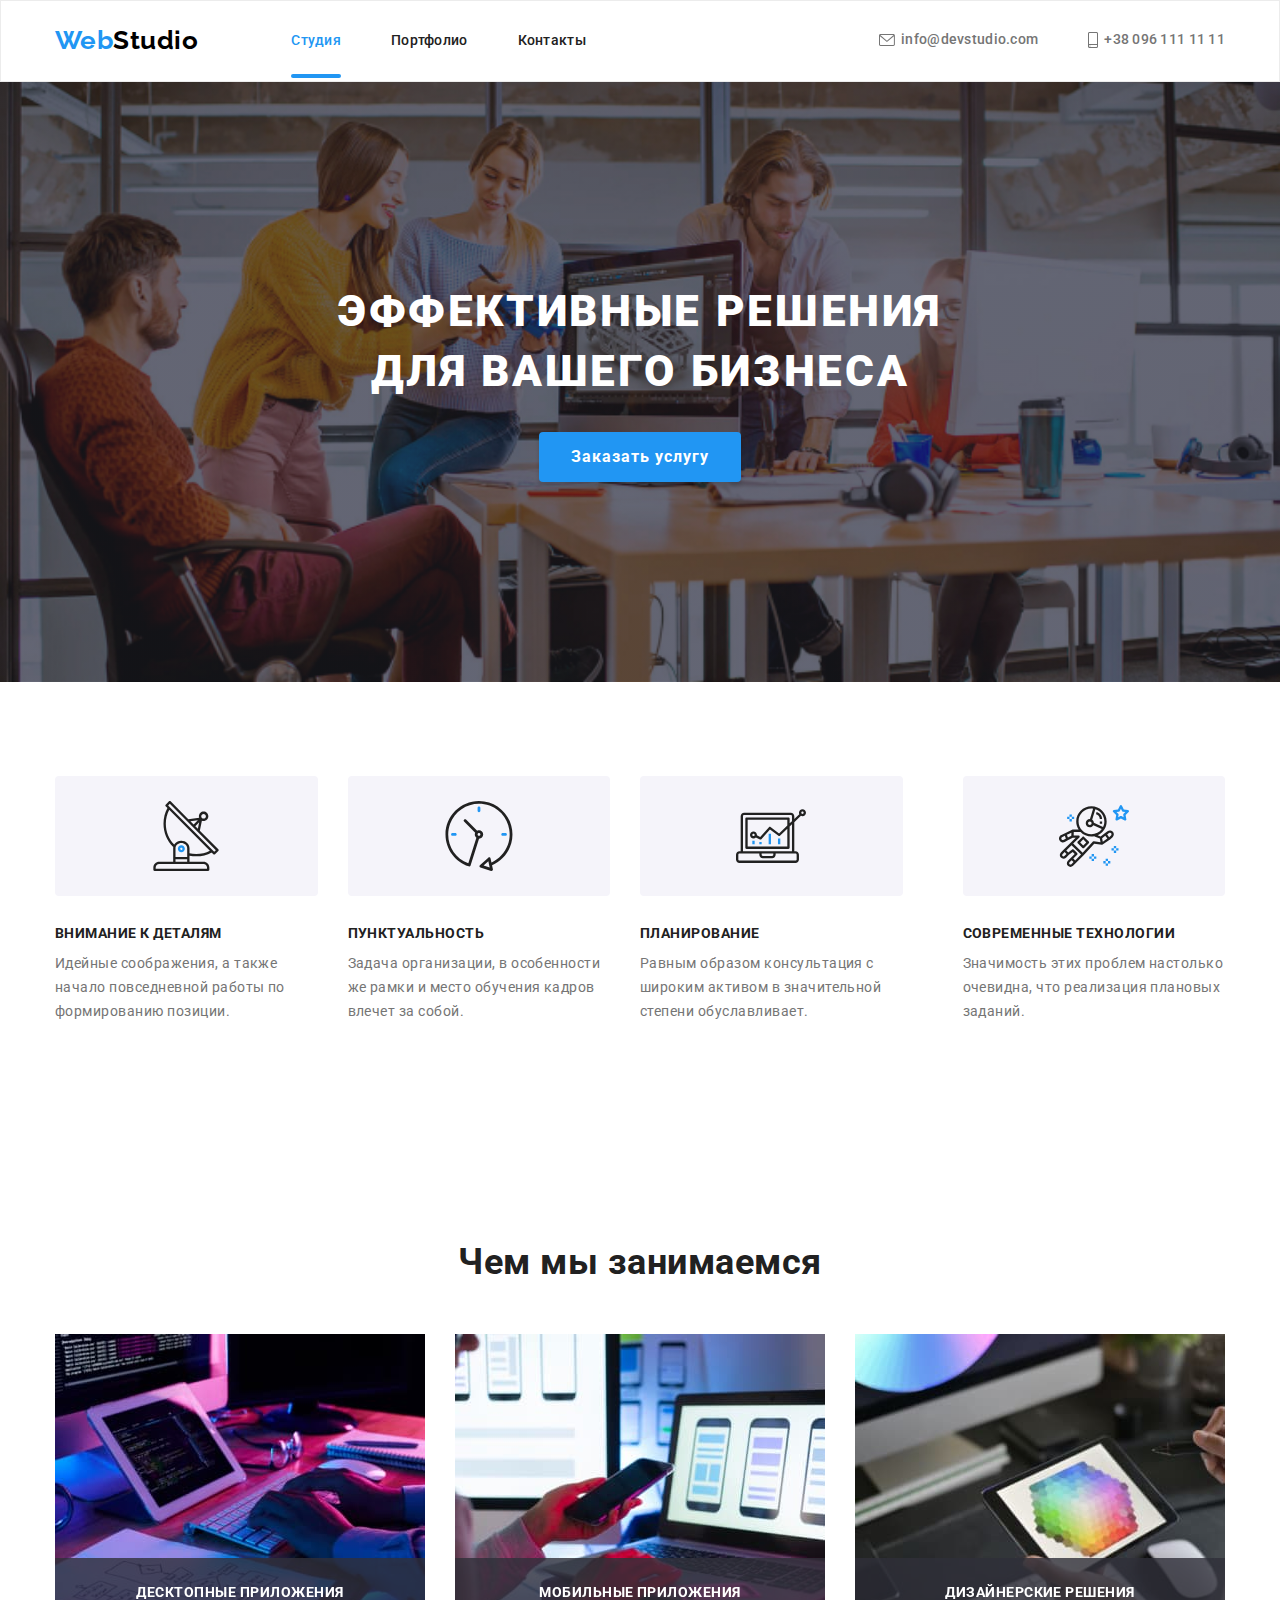
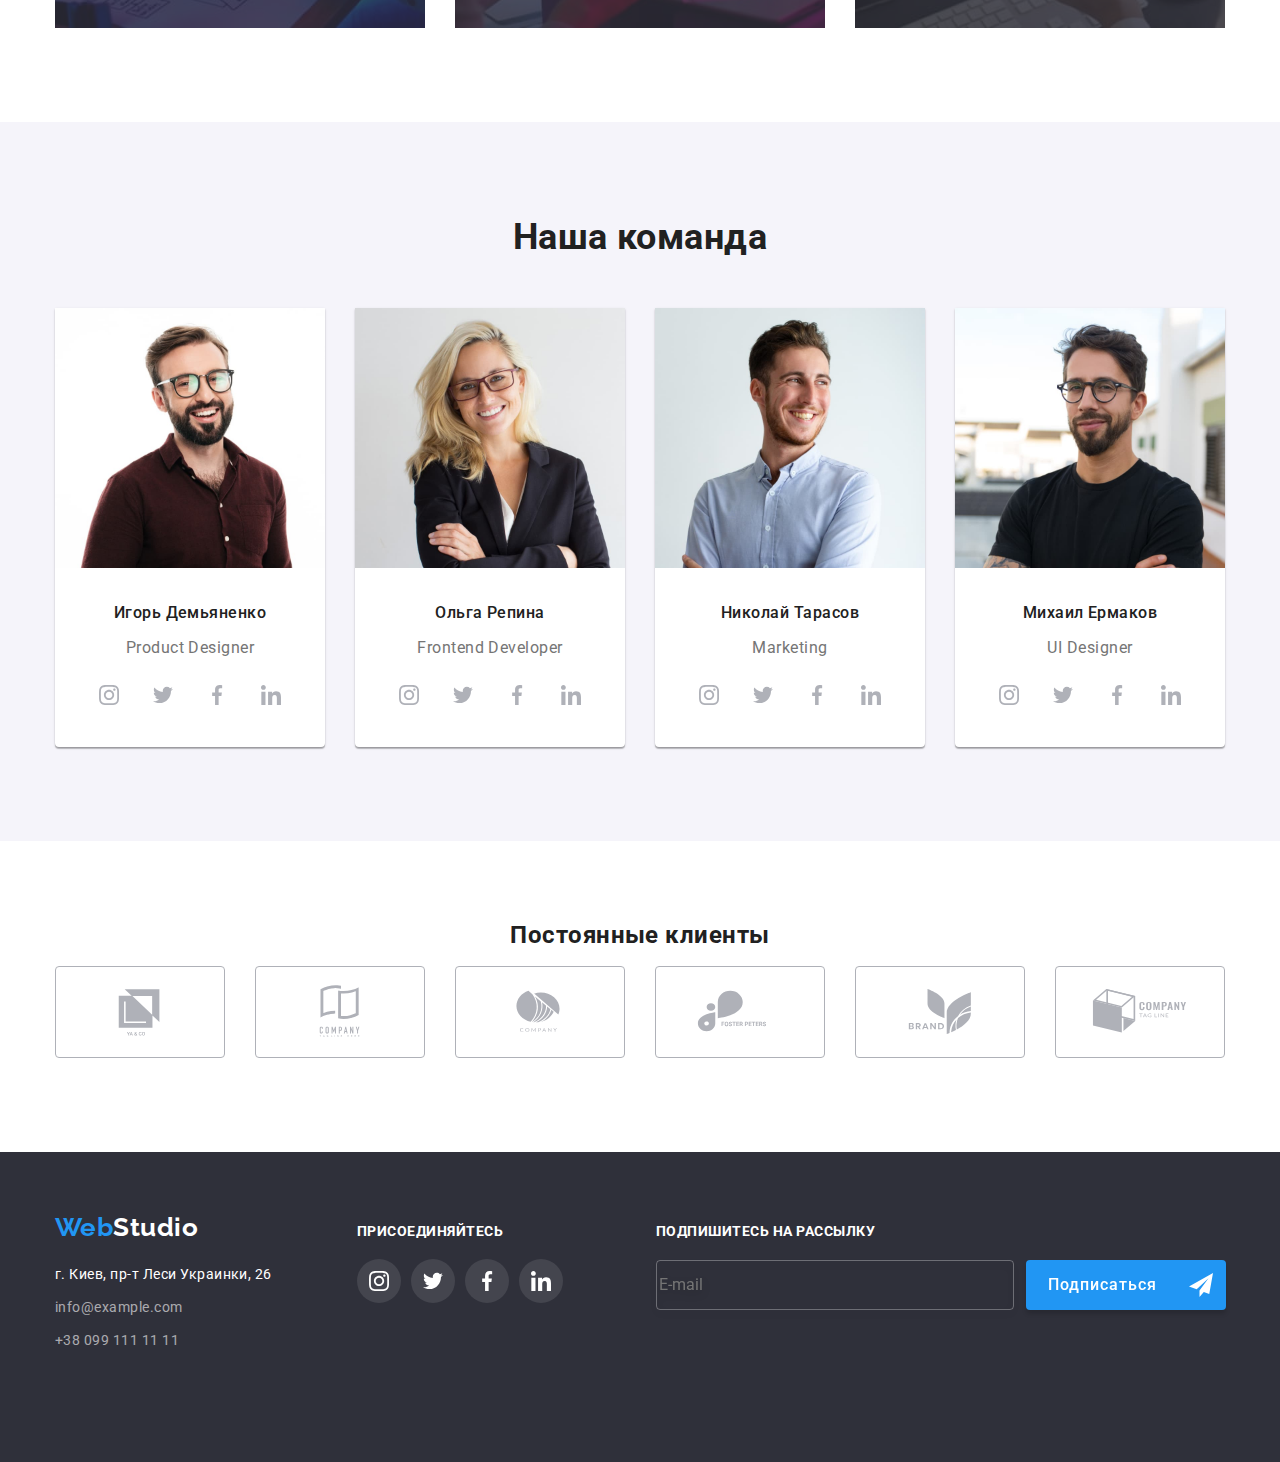
<file: index.html>
<!DOCTYPE html>
<html lang="ru">
  <head>
    <meta charset="UTF-8" />
    <meta http-equiv="X-UA-Compatible" content="IE=edge" />
    <meta name="viewport" content="width=device-width, initial-scale=1.0" />
    <title>Document</title>
    <link
      href="https://fonts.googleapis.com/css2?family=Raleway:wght@700&family=Roboto:wght@400;500;700;900&display=swap"
      rel="stylesheet"
    />
    <link
      rel="stylesheet"
      href="https://cdnjs.cloudflare.com/ajax/libs/modern-normalize/1.1.0/modern-normalize.min.css"
    />
    <link
      rel="stylesheet"
      href="https://cdnjs.cloudflare.com/ajax/libs/animate.css/4.1.1/animate.min.css"
    />
    <link rel="stylesheet" href="./css/styles.css" />
    <link rel="stylesheet" href="./css/main.min.css"/>
   
  </head>
  <body>
    <!--Шапка сайта-->

    <header class="header">
      <div class="container container-header"> 
        <nav class="header-nav">
          <a href="/" class="logo header__logo header-logo">
            Web<span class="header-nav_color_dark">Studio</span>
          </a>
          <ul class="header-list list">
            <li class="header-list__item">
              <a href="./index.html" class="link current">Студия</a>
            </li>
            <li class="header-list__item">
              <a href="./portfolio.html" class="link">Портфолио</a>
            </li>
            <li class="header-list__item"><a href="" class="link">Контакты</a></li>
          </ul>
        </nav>
        <ul class="information-list">
          <li class="information-item">
            <a href="mailto:info@devstudio.com" class="contact information-list__mail">
              <svg class="information-list__icon">
                <use href="./images/icons.svg#icon-envelope"></use>
              </svg>
              info@devstudio.com</a
            >
          </li>
          <li   class="information-item" >
            <a href="tel:+380961111111" class="contact information-list__contact">
              <svg class="information-list__tel-icon">
                <use href="./images/icons.svg#icon-smartphone"></use>
              </svg>
              +38 096 111 11 11</a
            >
          </li>
        </ul>
      </div>
      <button type="button"  class="header-btn-open" data-menu-open >
        <svg class="header-btn-open-icon" width="40" height="40">
          <use href="./images/icons.svg#icon-menu_40px-1"></use>
        </svg>
      </button> 

<!-- Mob-menu -->


<div class="backdrop is-hidden"  data-menu >
  <div class="mob-menu">
    <button type="button" data-menu-close class="mob-btn-close" > 
     <svg class="mob-btn-close-icon" width="18" height="18" >
      <use href="./images/icons.svg#icon-close_40px-1"></use>
    </svg>
   </button>
  
<ul class="mob-menu-list">
  <li class="mob-menu-item"><a href="" class="mobe-menu-link">Студия</a></li>
  <li class="mob-menu-item"><a href="" class="mobe-menu-link">Портфолио</a></li>
  <li class="mob-menu-item"><a href="" class="mobe-menu-link">Контакты</a></li>
</ul>

<div class="mob-contact-menu">
   <ul class="mobe-cont-list">
    <li class="mobe-cont-item">
    <a href="" class="mob-menu-tel">+38 096 111 11 11</a>
    </li>
    <li class="mobe-cont-item">
    <a href="" class="mob-menu-email">info@devstudio.com</a>
    </li>
 </ul>

  <ul class="mob-social">
    <li class="mob-social-link">
    <a href="" class="mob-social-link">Instagram</a>
    </li>
    <li class="mob-social-link">
      <a href="" class="mob-social-link">Twitter</a>
    </li>
    <li class="mob-social-link">
      <a href="" class="mob-social-link">Facebook</a>
    </li>
    <li class="mob-social-link">
      <a href="" class="mob-social-link">LinkedIn</a>
    </li>
  
  </ul>
</div>
</div>
</div>

    </header>


    <!-- hero -->


    <main>
      <section class="hero-section section">
        <div class="hero-container container">
          <h1 class="hero-title">Эффективные решения для вашего бизнеса</h1>
          <button type="button" data-modal-open class="hero-button">
            Заказать услугу
          </button>
        </div>
      </section>

      <!--Особенности-->

      <section class="section-pecul section">
        <div class="container">
          <h2 class="visually-hidden">Особенности</h2>
          <ul class="peculiarities-list list">
            <li class="pecul-item">
              <div class="icon">
                <svg class="pecul-icon" width="70" height="70">
                  <use href="./images/icons.svg#icon-antenna-1"></use>
                </svg>
              </div>
              <h3 class="pecul-title title-text">Внимание к деталям</h3>
              <p class="peculiarities-second-text">
                Идейные соображения, а также начало повседневной работы по
                формированию позиции.
              </p>
            </li>
            <li class="pecul-item">
              <div class="icon">
                <svg class="pecul-icon" width="70" height="70">
                  <use href="./images/icons.svg#icon-clock-1"></use>
                </svg>
              </div>
              <h3 class="pecul-title title-text">Пунктуальность</h3>
              <p class="peculiarities-second-text">
                Задача организации, в особенности же рамки и место обучения
                кадров влечет за собой.
              </p>
            </li>
            <li class="pecul-item">
              <div class="icon">
                <svg class="pecul-icon" width="70" height="70">
                  <use href="./images/icons.svg#icon-diagram-1"></use>
                </svg>
              </div>
              <h3 class="pecul-title title-text">Планирование</h3>
              <p class="peculiarities-second-text">
                Равным образом консультация с широким активом в значительной
                степени обуславливает.
              </p>
            </li>
            <li class="pecul-item">
              <div class="icon">
                <svg class="pecul-icon" width="70" height="70">
                  <use href="./images/icons.svg#icon-astronaut-1"></use>
                </svg>
              </div>
              <h3 class="pecul-title title-text">Современные технологии</h3>
              <p class="peculiarities-second-text">
                Значимость этих проблем настолько очевидна, что реализация
                плановых заданий.
              </p>
            </li>
          </ul>
        </div>
      </section>

      <!--Работа-->

      <section class="section-work section ">
        <div class="container">
          <h2 class="section-title">Чем мы занимаемся</h2>

          <ul class="work list">
            <li class="work-item">
              <img
                src="./images/img.jpg"
                alt="Работа на планшете"
                width="370"
              />
              <p class="work-text">Десктопные приложения</p>
            </li>
            <li class="work-item">
              <img
                src="./images/img2.jpg"
                alt="Синзронизация телефона с ноутбуком"
                width="370"
              />
              <p class="work-text">Мобильные приложения</p>
            </li>
            <li class="work-item">
              <img
                src="./images/img3.jpg"
                alt="Цветовая настройка планшета"
                width="370"
              />
              <p class="work-text">Дизайнерские решения</p>
            </li>
          </ul>
        </div>
      </section>

      <!--Наша команда-->

      <section class="section-team section">
        <div class="container">
          <h2 class="section-title">Наша команда</h2>

          <ul class="team-list">
            <li class="team-item">
              <picture>
                <source srcset="./images/people/people1.jpg 1x, ./images/people/people1-2x.jpg 2x" media="(min-width: 1200px)">
                <source srcset="./images/people/people1-tab.jpg 1x, ./images/people/people1-tab-2x.jpg 2x" media="(min-width: 768px)">
                <source srcset="./images/people/people1-mob.jpg 1x, ./images/people/people1-mob-2x.jpg 2x" media="(min-width: 320px)">
                <img
                class="team-imag"
                src="./images/people/people1.jpg"
                alt="Игорь Демьяненко"
                width="270"
              />
              </picture>
               
              
              <div class="team-text">
                <h3 class="title team-title">Игорь Демьяненко</h3>
                <p class="team-second-text">Product Designer</p>
                <ul class="team-list-item social-list">
                  <li class="social-item">
                    <a href="" class="social-link">
                      <svg class="social-icon" width="20" height="20">
                        <use href="./images/icons.svg#icon-instagram-2"></use>
                      </svg>
                    </a>
                  </li>
                  <li class="social-item">
                   
                    <a href="" class="social-link">
                      <svg class="social-icon" width="20" height="20">
                        <use href="./images/icons.svg#icon-twitter-1"></use>
                      </svg>
                    </a>
                  </li>
                  <li class="social-item">
                    <a href="" class="social-link">
                      <svg class="social-icon" width="20" height="20">
                        <use href="./images/icons.svg#icon-facebook-1"></use>
                      </svg>
                    </a>
                  </li>
                  <li class="social-item">

                    <a href="" class="social-link">
                      <svg class="social-icon" width="20" height="20">
                        <use href="./images/icons.svg#icon-linkedin-1"></use>
                      </svg>
                    </a>
                  </li>
                </ul>
              </div>
            </li>
            <li class="team-item">
              <picture>
                <source srcset="./images/people/people2.jpg 1x, ./images/people/people2-2x.jpg 2x" media="(min-width: 1200px)">
                <source srcset="./images/people/people2-tab.jpg 1x, ./images/people/people2-tab-2x.jpg 2x" media="(min-width: 768px)">
                <source srcset="./images/people/people2-mob.jpg 1x, ./images/people/people2-mob-2x.jpg 2x" media="(min-width: 320px)">
                <img
                class="team-imag"
                src="./images/people/people2.jpg"
                alt="Ольга Репина"
                width="270"
              />
              </picture>

              
              <div class="team-text">
                <h3 class="title team-title">Ольга Репина</h3>
                <p class="team-second-text">Frontend Developer</p>
                <ul class="team-list-item social-list">
                  <li class="social-item">
                    <a href="" class="social-link">
                      <svg class="social-icon" width="20" height="20">
                        <use href="./images/icons.svg#icon-instagram-2"></use>
                      </svg>
                    </a>
                  </li>
                  <li class="social-item">
                    <a href="" class="social-link">
                      <svg class="social-icon" width="20" height="20">
                        <use href="./images/icons.svg#icon-twitter-1"></use>
                      </svg>
                    </a>
                  </li>
                  <li class="social-item">
                    <a href="" class="social-link">
                      <svg class="social-icon" width="20" height="20">
                        <use href="./images/icons.svg#icon-facebook-1"></use>
                      </svg>
                    </a>
                  </li>
                  <li class="social-item">
                    <a href="" class="social-link">
                      <svg class="social-icon" width="20" height="20">
                        <use href="./images/icons.svg#icon-linkedin-1"></use>
                      </svg>
                    </a>
                  </li>
                </ul>
              </div>
            </li>
            <li class="team-item">
             
              <picture>
                <source srcset="./images/people/people3.jpg 1x, ./images/people/people3-2x.jpg 2x" media="(min-width: 1200px)">
                <source srcset="./images/people/people3-tab.jpg 1x, ./images/people/people3-tab-2x.jpg 2x" media="(min-width: 768px)">
                <source srcset="./images/people/people3-tab.jpg 1x, ./images/people/people3-tab-2x.jpg 2x" media="(min-width: 320px)">
                    <img
                class="team-imag"
                src="./images/people/people3.jpg"
                alt="Николай Тарасов"
                width="270"
              />
              </picture>

                
            
              <div class="team-text">
                <h3 class="title team-title">Николай Тарасов</h3>
                <p class="team-second-text">Marketing</p>
                <ul class="team-list-item social-list">
                  <li class="social-item">
                    <a href="" class="social-link">
                      <svg class="social-icon" width="20" height="20">
                        <use href="./images/icons.svg#icon-instagram-2"></use>
                      </svg>
                    </a>
                  </li>
                  <li class="social-item">
                    <a href="" class="social-link">
                      <svg class="social-icon" width="20" height="20">
                        <use href="./images/icons.svg#icon-twitter-1"></use>
                      </svg>
                    </a>
                  </li>
                  <li class="social-item">
                    <a href="" class="social-link">
                      <svg class="social-icon" width="20" height="20">
                        <use href="./images/icons.svg#icon-facebook-1"></use>
                      </svg>
                    </a>
                  </li>
                  <li class="social-item">
                    <a href="" class="social-link">
                      <svg class="social-icon" width="20" height="20">
                        <use href="./images/icons.svg#icon-linkedin-1"></use>
                      </svg>
                    </a>
                  </li>
                </ul>
              </div>
            </li>
            <li class="team-item">
              <picture>
                <source srcset="./images/people/people4.jpg 1x, ./images/people/people4-2x.jpg 2x" media="(min-width: 1200px)">
                <source srcset="./images/people/people4-tab.jpg 1x, ./images/people/people4-tab-2x.jpg 2x" media="(min-width: 768px)">
                <source srcset="./images/people/people4-mob.jpg 1x, ./images/people/people4-mob-2x.jpg 2x" media="(min-width: 320px)">
                <img
                class="team-imag"
                src="./images/people/people4.jpg"
                alt="Михаил Ермаков"
                width="270"
              />
              </picture>

              
              <div class="team-text">
                <h3 class="title team-title">Михаил Ермаков</h3>
                <p class="team-second-text">UI Designer</p>
                <ul class="team-list-item social-list">
                  <li class="social-item">
                    <a href="" class="social-link">
                      <svg class="social-icon" width="20" height="20">
                        <use href="./images/icons.svg#icon-instagram-2"></use>
                      </svg>
                    </a>
                  </li>
                  <li class="social-item">
                    <a href="" class="social-link">
                      <svg class="social-icon" width="20" height="20">
                        <use href="./images/icons.svg#icon-twitter-1"></use>
                      </svg>
                    </a>
                  </li>
                  <li class="social-item">
                    <a href="" class="social-link">
                      <svg class="social-icon" width="20" height="20">
                        <use href="./images/icons.svg#icon-facebook-1"></use>
                      </svg>
                    </a>
                  </li>
                  <li class="social-item">
                    <a href="" class="social-link">
                      <svg class="social-icon" width="20" height="20">
                        <use href="./images/icons.svg#icon-linkedin-1"></use>
                      </svg>
                    </a>
                  </li>
                </ul>
              </div>
            </li>
          </ul>
        </div>
      </section>

      <!--Clients-->

      <section class="section-clients section">
        <div class="container">
          <h2 class="section-title section-title-clients">
            Постоянные клиенты
          </h2>
          <ul class="clients-list">
            <li class="clients-item">
              <a href="" class="clients">
                <svg class="clients-icon" width="106" height="60">
                  <use href="./images/icons.svg#icon-Logo"></use>
                </svg>
              </a>
            </li>
            <li class="clients-item">
              <a href="" class="clients">
                <svg class="clients-icon" width="106" height="60">
                  <use href="./images/icons.svg#icon-Logo-2"></use>
                </svg>
              </a>
            </li>
            <li class="clients-item">
              <a href="" class="clients">
                <svg class="clients-icon" width="106" height="60">
                  <use href="./images/icons.svg#icon-Logo-3"></use>
                </svg>
              </a>
            </li>
            <li class="clients-item">
              <a href="" class="clients">
                <svg class="clients-icon" width="106" height="60">
                  <use href="./images/icons.svg#icon-Logo-4"></use>
                </svg>
              </a>
            </li>
            <li class="clients-item">
              <a href="" class="clients">
                <svg class="clients-icon" width="106" height="60">
                  <use href="./images/icons.svg#icon-Logo-5"></use>
                </svg>
              </a>
            </li>
            <li class="clients-item">
              <a href="" class="clients">
                <svg class="clients-icon" width="106" height="60">
                  <use href="./images/icons.svg#icon-Logo-6"></use>
                </svg>
              </a>
            </li>
          </ul>
        </div>
      </section>
    </main>

    <!--Футер-->

    <footer class="futer">
      <div class="container futer-container">
        <div class="futer-information">
        <div class="futer-left">
          <a href="/" class="logo futer-logo">
            Web<span class="accent-white">Studio</span>
          </a>
          <address class="futer-adrdess">
            <p class="address">г. Киев, пр-т Леси Украинки, 26</p>
            <ul>
              <li >
                <a href="" class="futer-inf-mail inf">info@example.com</a>
              </li>
              <li>
                <a href="" class="inf futer-inf-tel">+38 099 111 11 11</a>
              </li>
            </ul>
          </address>
        </div>
        <div class="futer-right">
          <h2 class="futer-right-title">присоединяйтесь</h2>
          <ul class="futer-right-list">
            <li class="futer-right-item">
              <a href="" class="futer-right-list-icon">
                <svg class="futer-icon" width="20" height="20">
                  <use href="./images/icons.svg#icon-instagram-2"></use>
                </svg>
              </a>
            </li>
            <li class="futer-right-item">
              <a href="" class="futer-right-list-icon">
                <svg class="futer-icon" width="20" height="20">
                  <use href="./images/icons.svg#icon-twitter-1"></use>
                </svg>
              </a>
            </li>
            <li class="futer-right-item">
              <a href="" class="futer-right-list-icon">
                <svg class="futer-icon" width="20" height="20">
                  <use href="./images/icons.svg#icon-facebook-1"></use>
                </svg>
              </a>
            </li>
            <li class="futer-right-item">
              <a href="" class="futer-right-list-icon">
                <svg class="futer-icon" width="20" height="20">
                  <use href="./images/icons.svg#icon-linkedin-1"></use>
                </svg>
              </a>
            </li>
          </ul>
        </div>
      </div>

     <form action="#" class="form-futer-main">
       
        <label 
        for="user-email-futer" class="futer-label"> <a href=""></a>Подпишитесь на рассылку</label>
        <span class="futer-form-connect">
        <input  type="text" class="futer-form-email" name="user-email-futer" id="user-email-futer" placeholder="E-mail">
        <button type="submit" class="btn btn-futer" >Подписаться <svg class="form-futer-icon" width="24" height="24">
          <use href="./images/icons.svg#icon-icon-send"></use>
        </svg>
      </button>
        </span>
     </form>
      </div>
    </footer>



    <div class="backdrop is-hidden" data-modal>
      <div class="modal">
        <button type="button" data-modal-close class="btn-close">
          <svg class="btn-close-icon" width="11" height="11">
            <use href="./images/icons.svg#icon-Vector-1"></use>
          </svg>
        </button>
        <p class="modal-title">Оставьте свои данные, мы вам перезвоним</p>
        <form action="#">
          <div class="form-fied">
            <label for="user-name" class="form-fied-text">Имя</label>
            <span class="input-wrapper">
              <input
                type="text"
                name="user-name"
                id="user-name"
                class="form-input"
              />
              <svg class="input-icon" width="12" height="12">
                <use href="./images/icons.svg#icon-Vector"></use>
              </svg>
            </span>
          </div>
          <div class="form-fied">
            <label for="user-tel" class="form-fied-text">Телефон</label>
            <span class="input-wrapper">
              <input
                type="text"
                name="user-tel"
                id="user-tel"
                class="form-input"
              />
              <svg class="input-icon" width="13" height="13">
                <use href="./images/icons.svg#icon-Vector-2"></use>
              </svg>
            </span>
          </div>
          <div class="form-fied">
            <label for="user-email" class="form-fied-text">Почта</label>
            <span class="input-wrapper">
              <input type="text" name="user-email" id="user-email" class="form-input"/>
              <svg class="input-icon" width="15" height="12">
                <use href="./images/icons.svg#icon-Vector-3"></use>
              </svg>
            </span>
          </div>
          <div class="form-fied">
            <label for="user-comment" class="form-fied-text">Комментарий</label>
            <textarea
              name="user-comment"
              id="user-comment"
              class="form-text"
              placeholder="Введите текст"
            ></textarea>
          </div>
          <input
            type="checkbox"
            class="form-checkbox visually-hidden "
            name="policy"
            id="policy"
          />
          <label for="policy" class="check-text">
            <span class="check-item">
              <svg class="check-icon" width="16" height="15">
                <use href="./images/icons.svg#icon-Vector-4"></use>
              </svg>
            </span>
            
            Соглашаюсь с рассылкой и принимаю
            <a href="">Условия договора</a>
          </label>
          <button type="submit" class="btn form-btn">
            Отправить
          </button>
        </form>
      </div>
    </div>
    <script src="./js/modal.js"></script>
    <script src="./js/mobile-menu.js"></script>

  </body>
</html>
</file>
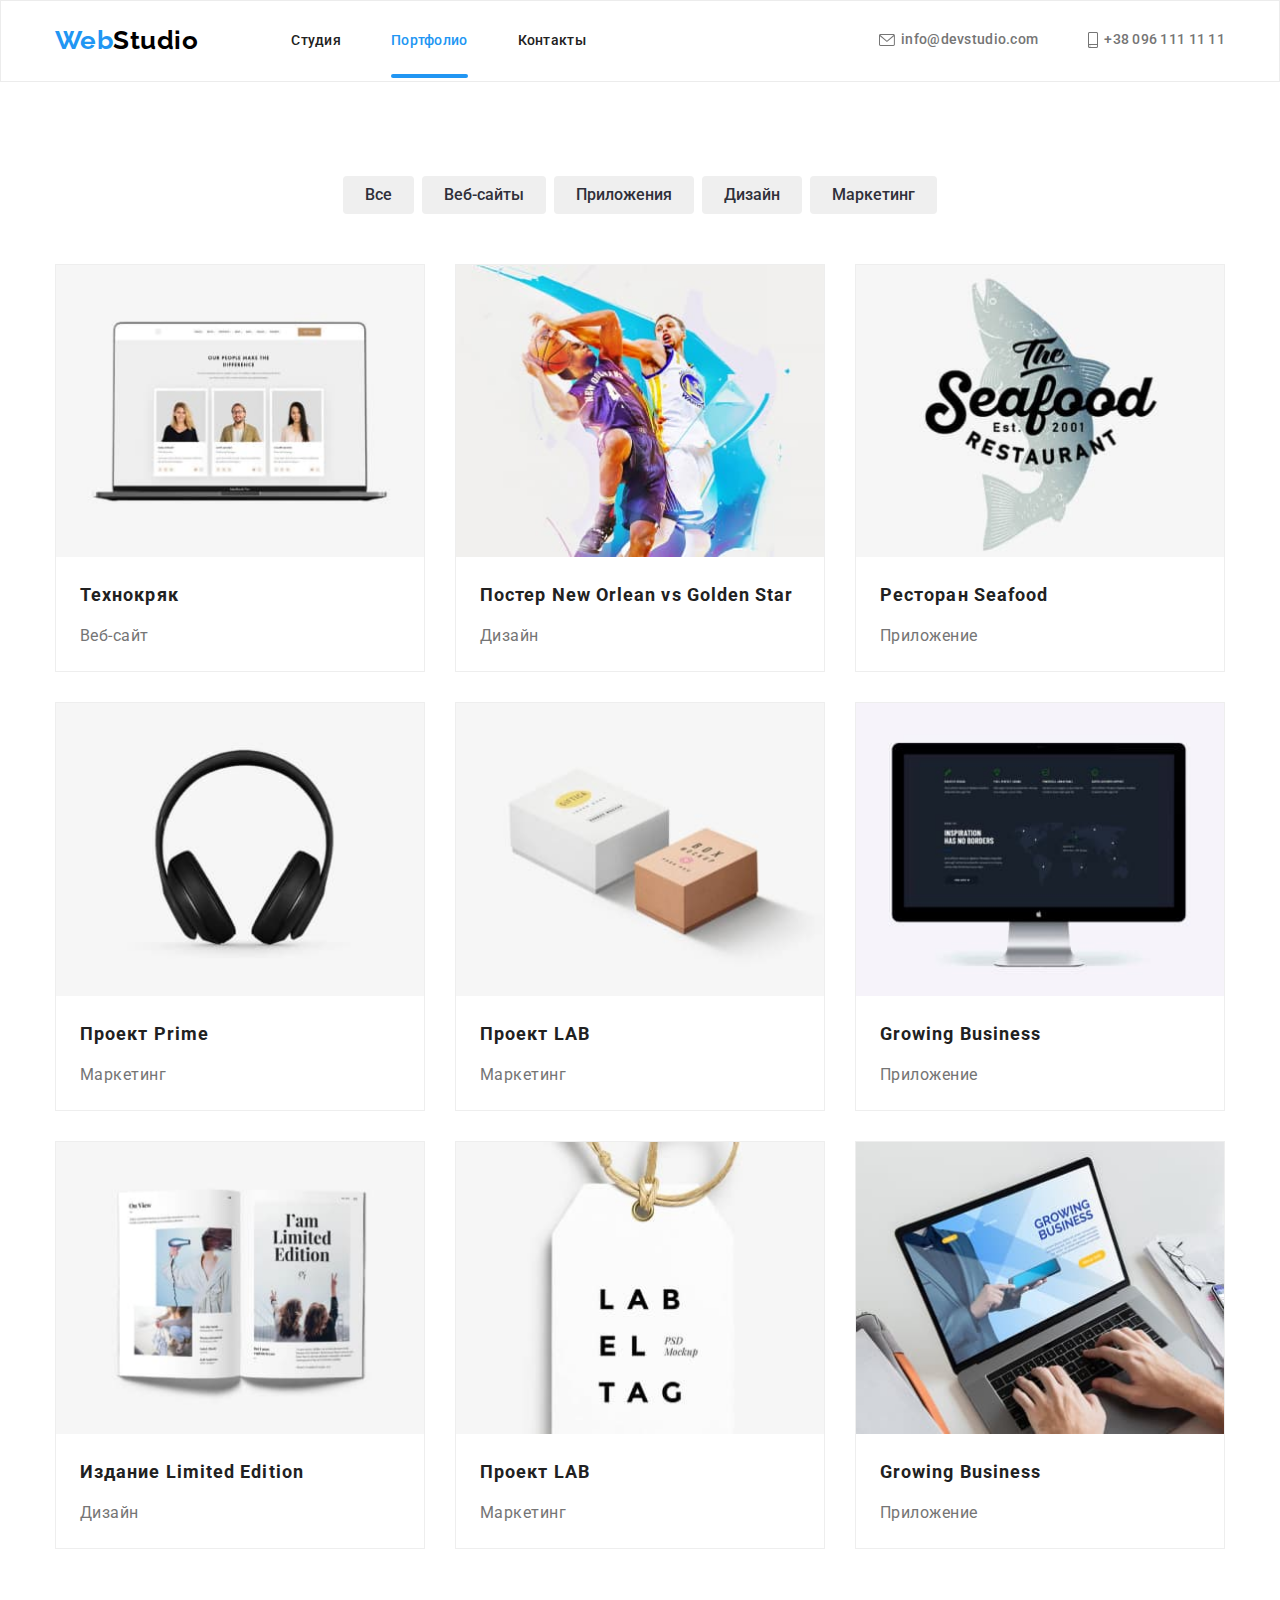
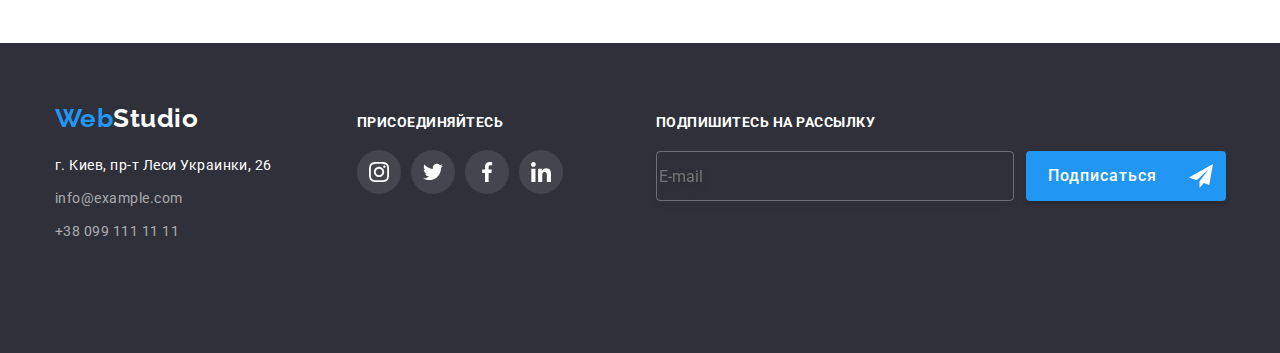
<file: portfolio.html>
<!DOCTYPE html>
<html lang="ru">
  <head>
    <meta charset="UTF-8" />
    <meta http-equiv="X-UA-Compatible" content="IE=edge" />
    <meta name="viewport" content="width=device-width, initial-scale=1.0" />
    <title>Document</title>
    <link
      href="https://fonts.googleapis.com/css2?family=Raleway:wght@700&family=Roboto:wght@400;500;700;900&display=swap"
      rel="stylesheet"
    />
    <link
      rel="stylesheet"
      href="https://cdnjs.cloudflare.com/ajax/libs/modern-normalize/1.1.0/modern-normalize.min.css"
    />
    <link rel="stylesheet" href="./css/styles.css" />
    <link rel="stylesheet" href="./css/main.min.css">
  </head>
  <body>
    <!--Шапка сайта-->

    <header class="header">
      <div class="container container-header"> 
        <nav class="header-nav">
          <a href="/" class="logo header__logo header-logo">
            Web<span class="header-nav_color_dark">Studio</span>
          </a>
          <ul class="header-list list">
            <li class="header-list__item">
              <a href="./index.html" class="link ">Студия</a>
            </li>
            <li class="header-list__item">
              <a href="./portfolio.html" class="link current">Портфолио</a>
            </li>
            <li class="header-list__item"><a href="" class="link">Контакты</a></li>
          </ul>
        </nav>
        <ul class="information-list">
          <li>
            <a href="mailto:info@devstudio.com" class="contact information-list__mail">
              <svg class="information-list__icon">
                <use href="./images/icons.svg#icon-envelope"></use>
              </svg>
              info@devstudio.com</a
            >
          </li>
          <li>
            <a href="tel:+380961111111" class="contact information-list__contact">
              <svg class="information-list__tel-icon">
                <use href="./images/icons.svg#icon-smartphone"></use>
              </svg>
              +38 096 111 11 11</a
            >
          </li>
        </ul>
      </div>
    </header>

    <main>
      <section class="section">
        <h1 class="visually-hidden">portfolio</h1>

        <!--Button-->
        <div class="container">
          <ul class="btn-list">
            <li class="btn-item">
              <button type="button" class="btn">Все</button>
            </li>
            <li class="btn-item">
              <button type="button" class="btn">Веб-сайты</button>
            </li>
            <li class="btn-item">
              <button type="button" class="btn">Приложения</button>
            </li>
            <li class="btn-item">
              <button type="button" class="btn">Дизайн</button>
            </li>
            <li class="btn-item">
              <button type="button" class="btn">Маркетинг</button>
            </li>
          </ul>

          <ul class="example-container">
            <li class="example-item">
              <div class="example-items-text">
                <picture>
                  <source srcset="./images/gallery/img21.jpg 1x, ./images/gallery/img21-2x.jpg 2x" media="(min-width: 1200px)">
                  <source srcset="./images/gallery/img21-tab.jpg 1x, ./images/gallery/img21-tab-2x.jpg 2x" media="(min-width: 768px)">
                  <img
                  class="example-img"
                  src="./images/gallery/img21.jpg"
                  alt="Технокряк"
                  width="370"
                />
            
                </picture>
                
                <p class="example-top-text">
                  Технокряк это современная площадка распространения
                  коронавируса. Компании используют эту платформу для цифрового
                  шпионажа и атак на защищённые сервера конкурентов.
                </p>
              </div>
              <div class="main-example-text">
                <h2 class="title-text example-text">Технокряк</h2>
                <p class="second-text">Веб-сайт</p>
              </div>
            </li>
            <li class="example-item">
              <div class="example-items-text">
                <picture>
                  <source srcset="./images/gallery/img22.jpg 1x, ./images/gallery/img22-2x.jpg 2x" media="(min-width: 1200px)">
                  <source srcset="./images/gallery/img22-tab.jpg 1x, ./images/gallery/img22-tab-2x.jpg 2x" media="(min-width: 768px)">
                  <img
                  class="example-img"
                  src="./images/gallery/img22.jpg"
                  alt="Постер New Orlean vs Golden Star"
                  width="370"
                />
            
                </picture>
               
                <p class="example-top-text">
                  Технокряк это современная площадка распространения
                  коронавируса. Компании используют эту платформу для цифрового
                  шпионажа и атак на защищённые сервера конкурентов.
                </p>
              </div>
              <div class="main-example-text">
                <h2 class="title-text example-text">
                  Постер New Orlean vs Golden Star
                </h2>
                <p class="second-text">Дизайн</p>
              </div>
            </li>
            <li class="example-item">
              <div class="example-items-text">
                <picture>
                  <source srcset="./images/gallery/img23.jpg 1x, ./images/gallery/img23-2x.jpg 2x" media="(min-width: 1200px)">
                  <source srcset="./images/gallery/img23-tab.jpg 1x, ./images/gallery/img23-tab-2x.jpg 2x" media="(min-width: 768px)">
                  
                  <img
                  class="example-img"
                  src="./images/gallery/img23.jpg"
                  alt="Ресторан Seafood"
                  width="370"
                />
                </picture>
                
                <p class="example-top-text">
                  Технокряк это современная площадка распространения
                  коронавируса. Компании используют эту платформу для цифрового
                  шпионажа и атак на защищённые сервера конкурентов.
                </p>
              </div>
              <div class="main-example-text">
                <h2 class="title-text example-text">Ресторан Seafood</h2>
                <p class="second-text">Приложение</p>
              </div>
            </li>
            <li class="example-item">
              <div class="example-items-text">
                <picture>
                  <source srcset="./images/gallery/img24.jpg 1x, ./images/gallery/img24-2x.jpg 2x" media="(min-width: 1200px)">
                  <source srcset="./images/gallery/img24-tab.jpg 1x, ./images/gallery/img24-tab-2x.jpg 2x" media="(min-width: 768px)">
                  <img
                  class="example-img"
                  src="./images/gallery/img24.jpg"
                  alt="Проект Prime"
                  width="370"
                />
            
                </picture>
                
                <p class="example-top-text">
                  Технокряк это современная площадка распространения
                  коронавируса. Компании используют эту платформу для цифрового
                  шпионажа и атак на защищённые сервера конкурентов.
                </p>
              </div>
              <div class="main-example-text">
                <h2 class="title-text example-text">Проект Prime</h2>
                <p class="second-text">Маркетинг</p>
              </div>
            </li>
            <li class="example-item">
              <div class="example-items-text">
                <picture>
                  <source srcset="./images/gallery/img25.jpg 1x, ./images/gallery/img25-2x.jpg 2x" media="(min-width: 1200px)">
                  <source srcset="./images/gallery/img25-tab.jpg 1x, ./images/gallery/img25-tab-2x.jpg 2x" media="(min-width: 768px)">
                  
                  <img
                  class="example-img"
                  src="./images/gallery/img25.jpg"
                  alt="Проект LAB"
                  width="370"
                />
                </picture>
               
                <p class="example-top-text">
                  Технокряк это современная площадка распространения
                  коронавируса. Компании используют эту платформу для цифрового
                  шпионажа и атак на защищённые сервера конкурентов.
                </p>
              </div>
              <div class="main-example-text">
                <h2 class="title-text example-text">Проект LAB</h2>
                <p class="second-text">Маркетинг</p>
              </div>
            </li>
            <li class="example-item">
              <div class="example-items-text">
                <picture>
                  <source srcset="./images/gallery/img26.jpg 1x, ./images/gallery/img26-2x.jpg 2x" media="(min-width: 1200px)">
                  <source srcset="./images/gallery/img26-tab.jpg 1x, ./images/gallery/img26-tab-2x.jpg 2x" media="(min-width: 768px)">
                  
                  <img
                  class="example-img"
                  src="./images/gallery/img26.jpg"
                  alt="Growing Business"
                  width="370"
                />
                </picture>
                
                <p class="example-top-text">
                  Технокряк это современная площадка распространения
                  коронавируса. Компании используют эту платформу для цифрового
                  шпионажа и атак на защищённые сервера конкурентов.
                </p>
              </div>
              <div class="main-example-text">
                <h2 class="title-text example-text">Growing Business</h2>
                <p class="second-text">Приложение</p>
              </div>
            </li>
            <li class="example-item">
              <div class="example-items-text">
                <picture>
                  <source srcset="./images/gallery/img27.jpg 1x, ./images/gallery/img27-2x.jpg 2x" media="(min-width: 1200px)">
                  <source srcset="./images/gallery/img27-tab.jpg 1x, ./images/gallery/img27-tab-2x.jpg 2x" media="(min-width: 768px)">
                  
                  <img
                  class="example-img"
                  src="./images/gallery/img27.jpg"
                  alt="Издание Limited Edition"
                  width="370"
                />
                </picture>
                
                <p class="example-top-text">
                  Технокряк это современная площадка распространения
                  коронавируса. Компании используют эту платформу для цифрового
                  шпионажа и атак на защищённые сервера конкурентов.
                </p>
              </div>
              <div class="main-example-text">
                <h2 class="title-text example-text">Издание Limited Edition</h2>
                <p class="second-text">Дизайн</p>
              </div>
            </li>
            <li class="example-item">
              <div class="example-items-text">
                <picture>
                  <source srcset="./images/gallery/img28.jpg 1x, ./images/gallery/img28-2x.jpg 2x" media="(min-width: 1200px)">
                  <source srcset="./images/gallery/img28-tab.jpg 1x, ./images/gallery/img28-tab-2x.jpg 2x" media="(min-width: 768px)">
                  <img
                  class="example-img"
                  src="./images/gallery/img28.jpg"
                  alt="Проект LAB"
                  width="370"
                />
            
                </picture>
                
                <p class="example-top-text">
                  Технокряк это современная площадка распространения
                  коронавируса. Компании используют эту платформу для цифрового
                  шпионажа и атак на защищённые сервера конкурентов.
                </p>
              </div>
              <div class="main-example-text">
                <h2 class="title-text example-text">Проект LAB</h2>
                <p class="second-text">Маркетинг</p>
              </div>
            </li>
            <li class="example-item">
              <div class="example-items-text">
                <picture>
                  <source srcset="./images/gallery/img29.jpg 1x, ./images/gallery/img29-2x.jpg 2x" media="(min-width: 1200px)">
                  <source srcset="./images/gallery/img29-tab.jpg 1x, ./images/gallery/img29-tab-2x.jpg 2x" media="(min-width: 768px)">
                  
                  <img
                  class="example-img"
                  src="./images/gallery/img29.jpg"
                  alt="Growing Business"
                  width="370"
                />
                </picture>
                
                <p class="example-top-text">
                  Технокряк это современная площадка распространения
                  коронавируса. Компании используют эту платформу для цифрового
                  шпионажа и атак на защищённые сервера конкурентов.
                </p>
              </div>
              <div class="main-example-text">
                <h2 class="title-text example-text">Growing Business</h2>
                <p class="second-text">Приложение</p>
              </div>
            </li>
          </ul>
        </div>
      </section>
    </main>

    <!--Футер-->

    <footer class="futer">
      <div class="container futer-container">
        <div class="futer-information">
        <div class="futer-left">
          <a href="/" class="logo futer-logo">
            Web<span class="accent-white">Studio</span>
          </a>
          <address class="futer-adrdess">
            <p class="address">г. Киев, пр-т Леси Украинки, 26</p>
            <ul>
              <li >
                <a href="" class="futer-inf-mail inf">info@example.com</a>
              </li>
              <li>
                <a href="" class="inf futer-inf-tel">+38 099 111 11 11</a>
              </li>
            </ul>
          </address>
        </div>
        <div class="futer-right">
          <h2 class="futer-right-title">присоединяйтесь</h2>
          <ul class="futer-right-list">
            <li class="futer-right-item">
              <a href="" class="futer-right-list-icon">
                <svg class="futer-icon" width="20" height="20">
                  <use href="./images/icons.svg#icon-instagram-2"></use>
                </svg>
              </a>
            </li>
            <li class="futer-right-item">
              <a href="" class="futer-right-list-icon">
                <svg class="futer-icon" width="20" height="20">
                  <use href="./images/icons.svg#icon-twitter-1"></use>
                </svg>
              </a>
            </li>
            <li class="futer-right-item">
              <a href="" class="futer-right-list-icon">
                <svg class="futer-icon" width="20" height="20">
                  <use href="./images/icons.svg#icon-facebook-1"></use>
                </svg>
              </a>
            </li>
            <li class="futer-right-item">
              <a href="" class="futer-right-list-icon">
                <svg class="futer-icon" width="20" height="20">
                  <use href="./images/icons.svg#icon-linkedin-1"></use>
                </svg>
              </a>
            </li>
          </ul>
        </div>
      </div>
      <form action="#" class="form-futer-main">
       
        <label 
        for="user-email-futer" class="futer-label"> <a href=""></a>Подпишитесь на рассылку</label>
        <span class="futer-form-connect">
        <input  type="text" class="futer-form-email" name="user-email-futer" id="user-email-futer" placeholder="E-mail">
        <button type="submit" class="btn btn-futer" >Подписаться <svg class="form-futer-icon" width="24" height="24">
          <use href="./images/icons.svg#icon-icon-send"></use>
        </svg>
      </button>
        </span>
     </form>
      </div>
    </footer>
  </body>
</html>
</file>
<file: css/styles.css>
/* акцент синий #2196F3 */
/* основной цвет #212121 */
/* белый цвет #FFFFFF */
/* вторичный цвет #757575 */
/*  вторичный цвет фона #2F303A */



/* Сбросы */











/* -------------header------------- */


/*-----------------HERO--------------- */



/* ------------- Особенности------------- */



/*--------------Работа--------------*/



/*------------ Наша команда -------------*/



/*------------ Clients -------------*/



/* button */


/*------------- Футер---------------- */






/*--------------- Portfolio ------------*/

/*----------- Button ---------*/




/* -------Примеры работ-------- */





/* --------Modal--------- */
</file>
<file: css/main.min.css>
:root{--primary-text-color: #757575;--title-text-color: #212121;--accent-color: #2196f3;--title-white-color: #ffffff;--bgr-color: #2f303a;--logo-dark-color: #000000;--btn-color: #f5f4fa;--icon-color: #afb1b8}*,*::before,*::after{-webkit-box-sizing:inherit;box-sizing:inherit}p,h1,h2,h3,h4,h5,h6{margin:0;padding:0}img{display:block;width:100%;height:auto}ul{margin:0;padding:0;list-style:none}a{text-decoration:none}.list{padding:0;margin:0}.address{font-style:normal;line-height:1.71}html{-webkit-box-sizing:border-box;box-sizing:border-box}body{margin:0;background-color:var(--title-white-color);color:var(--primary-text-color);font-family:Roboto, sans-serif;letter-spacing:0.03em;font-style:normal}.visually-hidden{position:absolute;white-space:nowrap;width:1px;height:1px;overflow:hidden;border:0;padding:0;clip:rect(0 0 0 0);-webkit-clip-path:inset(50%);clip-path:inset(50%);margin:-1px}.container{margin:0 auto;width:100%;padding-right:15px;padding-left:15px}@media screen and (min-width: 480px){.container{max-width:480px}}@media screen and (min-width: 768px){.container{max-width:768px}}@media screen and (min-width: 1200px){.container{max-width:1200px}}.btn{padding:6px 22px;border:none;font-size:16px;font-weight:500;line-height:calc(26 / 16);text-align:center;color:var(--bgr-color);border-radius:4px;cursor:pointer;-webkit-transition:color 250ms cubic-bezier(0.4, 0, 0.2, 1),background-color 250ms cubic-bezier(0.4, 0, 0.2, 1),-webkit-box-shadow 250ms cubic-bezier(0.4, 0, 0.2, 1);transition:color 250ms cubic-bezier(0.4, 0, 0.2, 1),background-color 250ms cubic-bezier(0.4, 0, 0.2, 1),-webkit-box-shadow 250ms cubic-bezier(0.4, 0, 0.2, 1);transition:color 250ms cubic-bezier(0.4, 0, 0.2, 1),background-color 250ms cubic-bezier(0.4, 0, 0.2, 1),box-shadow 250ms cubic-bezier(0.4, 0, 0.2, 1);transition:color 250ms cubic-bezier(0.4, 0, 0.2, 1),background-color 250ms cubic-bezier(0.4, 0, 0.2, 1),box-shadow 250ms cubic-bezier(0.4, 0, 0.2, 1),-webkit-box-shadow 250ms cubic-bezier(0.4, 0, 0.2, 1)}.btn:hover,.btn:focus{background-color:var(--accent-color);color:var(--btn-color);-webkit-box-shadow:0px 3px 1px rgba(0,0,0,0.1),0px 1px 2px rgba(0,0,0,0.08),0px 2px 2px rgba(0,0,0,0.12);box-shadow:0px 3px 1px rgba(0,0,0,0.1),0px 1px 2px rgba(0,0,0,0.08),0px 2px 2px rgba(0,0,0,0.12)}.btn-item{margin-right:8px}.btn-item:last-child{margin-right:0px}@media screen and (min-width: 320px){.btn-item{margin-bottom:15px}}@media screen and (min-width: 768px){.btn-item{margin-bottom:0}}.btn-list{display:-webkit-box;display:-ms-flexbox;display:flex}@media screen and (min-width: 320px){.btn-list{margin-bottom:25px;-ms-flex-wrap:wrap;flex-wrap:wrap}}@media screen and (min-width: 768px){.btn-list{-webkit-box-pack:center;-ms-flex-pack:center;justify-content:center;margin-bottom:30px}}@media screen and (min-width: 1200px){.btn-list{-webkit-box-pack:center;-ms-flex-pack:center;justify-content:center;margin-bottom:50px}}.hero-button{border-radius:4px;padding:10px 32px;min-width:200px;text-align:center;color:var(--title-white-color);background:var(--accent-color);font-family:inherit;font-size:16px;font-weight:700;line-height:1.88;letter-spacing:0.06em;border:none;cursor:pointer;-webkit-box-shadow:0px 4px 4px rgba(0,0,0,0.15);box-shadow:0px 4px 4px rgba(0,0,0,0.15)}.backdrop{height:100vh;width:100vw;position:fixed;top:0;background:rgba(47,48,58,0.8);display:-webkit-box;display:-ms-flexbox;display:flex;-webkit-box-align:center;-ms-flex-align:center;align-items:center;-webkit-box-pack:center;-ms-flex-pack:center;justify-content:center;-webkit-transition:opasity 250ms cubic-bezier(0.4, 0, 0.2, 1);transition:opasity 250ms cubic-bezier(0.4, 0, 0.2, 1)}.is-hidden{opacity:0;pointer-events:none}.btn-close{width:30px;height:30px;background:var(--title-white-color);border:1px solid rgba(0,0,0,0.1);position:absolute;top:8px;right:8px;border-radius:50%;cursor:pointer}.section-work{padding-top:0}@media screen and (max-width: 1199px){.section-work{display:none}}@media screen and (min-width: 1200px){.section-work{display:block}}.section-title{margin-top:0;margin-bottom:50px;color:var(--title-text-color);font-size:36px;font-weight:700;line-height:1.17;text-align:center}@media screen and (max-width: 1199px){.section-title{font-size:28px;line-height:1.18px;margin-bottom:30px}}.title-text{font-weight:700;text-align:left;color:var(--title-text-color)}.examples .title{color:var(--title-text-color);font-size:18px;font-weight:700;line-height:2;letter-spacing:0.06em;text-align:left}.section{padding:60px 0}@media screen and (min-width: 1200px){.section{padding:94px 0}}.container-header{display:-webkit-box;display:-ms-flexbox;display:flex;position:relative}@media screen and (min-width: 320px) and (max-width: 1199px){.container-header{margin-left:0}}.header-nav{display:-webkit-box;display:-ms-flexbox;display:flex;-webkit-box-align:center;-ms-flex-align:center;align-items:center}.header-list{display:-webkit-box;display:-ms-flexbox;display:flex;-webkit-transition:color 250ms cubic-bezier(0.4, 0, 0.2, 1);transition:color 250ms cubic-bezier(0.4, 0, 0.2, 1)}.header-list a:hover,.header-list a:focus{color:var(--accent-color)}@media screen and (max-width: 767px){.header-list{display:none}}.information-list{margin-left:auto}@media screen and (min-width: 320px){.information-list{display:none}}@media screen and (min-width: 768px){.information-list{display:-webkit-box;display:-ms-flexbox;display:flex;-webkit-box-orient:vertical;-webkit-box-direction:normal;-ms-flex-direction:column;flex-direction:column}}@media screen and (min-width: 1200px){.information-list{display:-webkit-box;display:-ms-flexbox;display:flex;-webkit-box-orient:horizontal;-webkit-box-direction:normal;-ms-flex-direction:row;flex-direction:row;margin-left:auto;-webkit-box-align:center;-ms-flex-align:center;align-items:center}}.information-item{text-align:center;-webkit-box-pack:center;-ms-flex-pack:center;justify-content:center}.logo{color:var(--accent-color);font-family:raleway, sans-serif;font-weight:700;font-size:24px;line-height:calc(28 / 24)}@media screen and (min-width: 1200px){.logo{font-size:26px;line-height:1.19}}.header{border:1px solid #ececec}.header-nav_color_dark{color:var(--logo-dark-color)}.accent-white{color:var(--title-white-color)}@media screen and (min-width: 1200px){.information-list__contact{margin-left:50px}}.header__logo{margin-right:93px}.header-list__item{display:-webkit-box;display:-ms-flexbox;display:flex;-webkit-box-align:center;-ms-flex-align:center;align-items:center;position:relative}.header-list__item:not(:last-child){margin-right:50px}.link{color:var(--title-text-color);font-size:14px;font-weight:500;line-height:1.4;letter-spacing:0.02em}.header{padding-top:24px;padding-bottom:25px;margin-bottom:0}.current{color:var(--accent-color)}.current::after{content:"";height:4px;display:block;background-color:var(--accent-color);margin-top:28px;margin-bottom:0;border-radius:2px;position:absolute;left:0;width:100%;bottom:-28px}.contact{color:var(--primary-text-color);font-size:14px;font-weight:500;line-height:1.14;letter-spacing:0.02em;display:-webkit-box;display:-ms-flexbox;display:flex;-webkit-box-align:center;-ms-flex-align:center;align-items:center;-webkit-transition:color 250ms cubic-bezier(0.4, 0, 0.2, 1);transition:color 250ms cubic-bezier(0.4, 0, 0.2, 1)}.contact:hover,.contact:focus{color:var(--accent-color)}@media screen and (min-width: 768px) and (max-width: 1199px){.contact{font-size:12px;line-height:calc(14 / 12)}}.information-list__mail{display:-webkit-box;display:-ms-flexbox;display:flex;-webkit-box-align:center;-ms-flex-align:center;align-items:center}@media screen and (min-width: 768px){.information-list__mail{margin-bottom:10px}}@media screen and (min-width: 768px) and (min-width: 1200px){.information-list__mail{margin-bottom:0}}.information-list__icon{width:16px;height:12px;fill:var(--primary-text-color);margin-right:6px;-webkit-transition:fill 250ms cubic-bezier(0.4, 0, 0.2, 1);transition:fill 250ms cubic-bezier(0.4, 0, 0.2, 1)}.contact:hover .information-list__icon,.contact:focus .information-list__icon{fill:var(--accent-color)}.information-list__tel-icon{-webkit-box-align:center;-ms-flex-align:center;align-items:center;height:16px;width:10px;margin-right:6px;fill:var(--primary-text-color);-webkit-transition:fill 250ms cubic-bezier(0.4, 0, 0.2, 1);transition:fill 250ms cubic-bezier(0.4, 0, 0.2, 1)}.contact:hover .information-list__tel-icon,.contact:focus .information-list__tel-icon{fill:var(--accent-color)}.header-btn-open{position:absolute;right:15px;top:10px;border-color:transparent;background-color:transparent}.header-btn-open:hover,.header-btn-openfocus{fill:var(--accent-color)}@media screen and (min-width: 768px){.header-btn-open{display:none}}.mob-menu{position:fixed;width:100vw;height:609px;display:-webkit-box;display:-ms-flexbox;display:flex;-webkit-box-orient:vertical;-webkit-box-direction:normal;-ms-flex-direction:column;flex-direction:column;-webkit-box-pack:justify;-ms-flex-pack:justify;justify-content:space-between;background:var(--title-white-color);-webkit-box-shadow:0px 4px 8px rgba(0,0,0,0.04),0px 2px 4px rgba(0,0,0,0.08),0px 1px 3px rgba(0,0,0,0.16);box-shadow:0px 4px 8px rgba(0,0,0,0.04),0px 2px 4px rgba(0,0,0,0.08),0px 1px 3px rgba(0,0,0,0.16)}@media screen and (min-width: 480px){.mob-menu{width:450px}}@media screen and (min-width: 1200px){.mob-menu{width:528px;height:581px}}.mob-btn-close{background:var(--title-white-color);border:1px solid rgba(0,0,0,0.1);display:-webkit-box;display:-ms-flexbox;display:flex;border-radius:50%;width:30px;height:30px;cursor:pointer;-webkit-box-align:center;-ms-flex-align:center;align-items:center;-webkit-box-pack:center;-ms-flex-pack:center;justify-content:center;position:absolute;right:8px;top:8px}.mob-menu-list{margin:48px auto auto 40px}.mob-menu-item{font-weight:500;font-size:34px;line-height:1.18;letter-spacing:0.02em;margin-bottom:32px}.mobe-menu-link{color:var(--title-text-color)}.mobe-menu-link:hover,.mobe-menu-link:focus{color:var(--accent-color)}.mobe-cont-list{font-weight:500;letter-spacing:0.02em;margin-bottom:64px}.mobe-cont-item{margin-bottom:32px}.mob-menu-tel{font-size:34px;line-height:1.18;color:var(--accent-color)}.mob-menu-email{font-size:24px;line-height:28px;color:#757575}.mob-social{display:-webkit-box;display:-ms-flexbox;display:flex;margin-bottom:48px}.mob-social-link{font-weight:500;font-size:18px;line-height:1.22;letter-spacing:0.02em;color:var(--accent-color);margin-right:10px}.mob-contact-menu{margin-left:40px}.mob-btn-close:focus{fill:var(--accent-color)}.hero-section{text-align:center;background-color:#c4c4c4;background-image:-webkit-gradient(linear, left top, right top, from(rgba(47,48,58,0.4)), to(rgba(47,48,58,0.4))),url(../images/hero-mob.jpg);background-image:linear-gradient(to right, rgba(47,48,58,0.4), rgba(47,48,58,0.4)),url(../images/hero-mob.jpg);background-repeat:no-repeat;background-position:center;background-size:cover;max-width:1600px;margin:0 auto}@media screen and (min-width: 480px){.hero-section{padding-top:118px;padding-bottom:118px;background-image:-webkit-gradient(linear, left top, right top, from(rgba(47,48,58,0.4)), to(rgba(47,48,58,0.4))),url(../images/hero-mob.jpg);background-image:linear-gradient(to right, rgba(47,48,58,0.4), rgba(47,48,58,0.4)),url(../images/hero-mob.jpg)}}@media screen and (min-width: 480px) and (min-device-pixel-ratio: 2), screen and (min-width: 480px) and (-webkit-min-device-pixel-ratio: 2), screen and (min-width: 480px) and (min-resolution: 192dpi), screen and (min-width: 480px) and (min-resolution: 2dppx){.hero-section{background-image:-webkit-gradient(linear, left top, right top, from(rgba(47,48,58,0.4)), to(rgba(47,48,58,0.4))),url(../images/hero-mob-2x.jpg);background-image:linear-gradient(to right, rgba(47,48,58,0.4), rgba(47,48,58,0.4)),url(../images/hero-mob-2x.jpg)}}@media screen and (min-width: 768px){.hero-section{background-image:-webkit-gradient(linear, left top, right top, from(rgba(47,48,58,0.4)), to(rgba(47,48,58,0.4))),url(../images/hero-tab.jpg);background-image:linear-gradient(to right, rgba(47,48,58,0.4), rgba(47,48,58,0.4)),url(../images/hero-tab.jpg)}}@media screen and (min-width: 768px) and (min-device-pixel-ratio: 2), screen and (min-width: 768px) and (-webkit-min-device-pixel-ratio: 2), screen and (min-width: 768px) and (min-resolution: 192dpi), screen and (min-width: 768px) and (min-resolution: 2dppx){.hero-section{background-image:-webkit-gradient(linear, left top, right top, from(rgba(47,48,58,0.4)), to(rgba(47,48,58,0.4))),url(../images/hero-tab-2x.jpg);background-image:linear-gradient(to right, rgba(47,48,58,0.4), rgba(47,48,58,0.4)),url(../images/hero-tab-2x.jpg)}}@media screen and (min-width: 1200px){.hero-section{padding-top:200px;padding-bottom:200px}}@media screen and (min-width: 1200px) and (min-device-pixel-ratio: 2), screen and (min-width: 1200px) and (-webkit-min-device-pixel-ratio: 2), screen and (min-width: 1200px) and (min-resolution: 192dpi), screen and (min-width: 1200px) and (min-resolution: 2dppx){.hero-section{background-image:-webkit-gradient(linear, left top, right top, from(rgba(47,48,58,0.4)), to(rgba(47,48,58,0.4))),url(../images/hero-bg-2x.jpg);background-image:linear-gradient(to right, rgba(47,48,58,0.4), rgba(47,48,58,0.4)),url(../images/hero-bg-2x.jpg)}}.hero-title{margin-bottom:30px;color:var(--title-white-color);font-weight:900;letter-spacing:0.06em;text-transform:uppercase;margin:0 auto 30px}@media screen and (min-width: 480px) and (max-width: 1199px){.hero-title{font-size:26px;line-height:1.62;width:360px}}@media screen and (min-width: 1200px){.hero-title{font-size:44px;line-height:1.36;width:696px}}.modal{background:var(--title-white-color);-webkit-box-shadow:0px 1px 3px rgba(0,0,0,0.12),0px 1px 1px rgba(0,0,0,0.14),0px 2px 1px rgba(0,0,0,0.2);box-shadow:0px 1px 3px rgba(0,0,0,0.12),0px 1px 1px rgba(0,0,0,0.14),0px 2px 1px rgba(0,0,0,0.2);border-radius:4px;position:relative;padding:40px}.peculiarities-list{-webkit-box-pack:center;-ms-flex-pack:center;justify-content:center}@media screen and (min-width: 768px){.peculiarities-list{display:-webkit-box;display:-ms-flexbox;display:flex;-ms-flex-wrap:wrap;flex-wrap:wrap;margin-left:-30px}}@media screen and (min-width: 1200px){.peculiarities-list{margin-left:0}}@media screen and (min-width: 480px){.pecul-item{margin-right:0;margin-bottom:30px;width:450px}}@media screen and (min-width: 768px){.pecul-item{-ms-flex-preferred-size:calc(100% / 2 - 30px);flex-basis:calc(100% / 2 - 30px);margin-left:30px}}@media screen and (min-width: 1200px){.pecul-item{-ms-flex-preferred-size:calc(100% / 4 - 30px);flex-basis:calc(100% / 4 - 30px)}.pecul-item:not(:last-child){margin-right:30px;margin-left:0}}.pecul-title{margin-bottom:10px;font-size:14px;line-height:1.14;text-transform:uppercase}.peculiarities-second-text{font-size:14px;font-style:normal;line-height:1.71;text-align:left}.pecul-icon{-webkit-box-align:center;-ms-flex-align:center;align-items:center}.icon{display:-webkit-box;display:-ms-flexbox;display:flex;height:120px;-webkit-box-align:center;-ms-flex-align:center;align-items:center;-webkit-box-pack:center;-ms-flex-pack:center;justify-content:center;background:#f5f4fa;border-radius:4px;margin-bottom:30px}.clients-list{display:-webkit-box;display:-ms-flexbox;display:flex;-webkit-box-align:center;-ms-flex-align:center;align-items:center;-webkit-box-pack:center;-ms-flex-pack:center;justify-content:center;-ms-flex-wrap:wrap;flex-wrap:wrap;margin-left:-30px;margin-bottom:-30px}.clients-item{margin-left:30px;-webkit-box-sizing:border-box;box-sizing:border-box;text-align:center}@media screen and (min-width: 320px){.clients-item{-ms-flex-preferred-size:calc(100% / 2 - 30px);flex-basis:calc(100% / 2 - 30px);margin-bottom:30px}}@media screen and (min-width: 320px) and (min-width: 768px){.clients-item{-ms-flex-preferred-size:calc(100% / 3 - 30px);flex-basis:calc(100% / 3 - 30px)}}@media screen and (min-width: 320px) and (min-width: 1200px){.clients-item{-ms-flex-preferred-size:calc(100% / 6 - 30px);flex-basis:calc(100% / 6 - 30px)}}.section-title-clients{margin-bottom:30px}@media screen and (min-width: 320px){.section-title-clients{font-size:24px;line-height:1.18px}}@media screen and (min-width: 480px) and (max-width: 1199px){.section-title-clients{font-size:28px;line-height:1.18px}}.clients{height:92px;border:1px solid var(--icon-color);border-radius:4px;display:-webkit-box;display:-ms-flexbox;display:flex;-webkit-box-pack:center;-ms-flex-pack:center;justify-content:center;-webkit-box-align:center;-ms-flex-align:center;align-items:center;-webkit-transition:border-color 250ms cubic-bezier(0.4, 0, 0.2, 1);transition:border-color 250ms cubic-bezier(0.4, 0, 0.2, 1)}.clients:hover,.clients:focus{border-color:var(--accent-color)}.clients:hover .clients-icon,.clients:focus .clients-icon{fill:var(--accent-color)}.clients-icon{fill:var(--icon-color);width:106px;height:60px;-webkit-transition:fill 250ms cubic-bezier(0.4, 0, 0.2, 1);transition:fill 250ms cubic-bezier(0.4, 0, 0.2, 1)}.social-item{margin-right:10px}.social-item:last-child{margin-right:0}.social-link{-webkit-box-align:center;-ms-flex-align:center;align-items:center;-webkit-box-pack:center;-ms-flex-pack:center;justify-content:center;width:44px;height:44px;background:var(--title-white-color);border-radius:50%;display:-webkit-box;display:-ms-flexbox;display:flex;-webkit-transition:background-color 250ms cubic-bezier(0.4, 0, 0.2, 1);transition:background-color 250ms cubic-bezier(0.4, 0, 0.2, 1)}.social-link:hover,.social-link:focus{background-color:var(--accent-color)}.social-link:hover .social-icon,.social-link:focus .social-icon{fill:var(--title-white-color)}.social-icon{fill:var(--icon-color);-webkit-transition:fill 250ms cubic-bezier(0.4, 0, 0.2, 1);transition:fill 250ms cubic-bezier(0.4, 0, 0.2, 1)}.work{display:-webkit-box;display:-ms-flexbox;display:flex;-webkit-box-pack:justify;-ms-flex-pack:justify;justify-content:space-between}.work-item{position:relative}.work-text{position:absolute;bottom:0;background-color:rgba(47,48,58,0.8);padding:27px;font-weight:700;font-size:14px;line-height:1.14;text-align:center;text-transform:uppercase;color:var(--title-white-color);width:100%}.section-team{background:var(--btn-color);text-align:center}.team-list .title{color:var(--title-text-color);font-size:16px;font-weight:500;line-height:1.88;text-align:center}.team-list{margin-bottom:-30px;margin-left:-30px;font-size:16px;line-height:1.19;text-align:center}@media screen and (min-width: 768px){.team-list{display:-webkit-box;display:-ms-flexbox;display:flex;-ms-flex-wrap:wrap;flex-wrap:wrap}}.team-item{margin-left:30px;-webkit-box-shadow:0px 1px 3px rgba(0,0,0,0.12),0px 1px 1px rgba(0,0,0,0.14),0px 2px 1px rgba(0,0,0,0.2);box-shadow:0px 1px 3px rgba(0,0,0,0.12),0px 1px 1px rgba(0,0,0,0.14),0px 2px 1px rgba(0,0,0,0.2);border-radius:0px 0px 4px 4px;background:var(--title-white-color)}@media screen and (min-width: 320px){.team-item{max-width:450px;margin-bottom:30px}}@media screen and (min-width: 768px){.team-item{-ms-flex-preferred-size:calc((100% - 2 * 30px) / 2);flex-basis:calc((100% - 2 * 30px) / 2)}}@media screen and (min-width: 1200px){.team-item{-ms-flex-preferred-size:calc((100% - 4 * 30px) / 4);flex-basis:calc((100% - 4 * 30px) / 4)}}.team-second-text{margin-bottom:16px}.team-text{padding-top:30px;padding-bottom:30px}.team-title{margin-bottom:10px}.team-list-item{display:-webkit-box;display:-ms-flexbox;display:flex;-webkit-box-pack:center;-ms-flex-pack:center;justify-content:center}.example-text{margin-bottom:8px;font-size:18px;font-weight:700;line-height:2;letter-spacing:0.06em}.example-items-text{position:relative;overflow:hidden}.example-top-text{position:absolute;padding:63px 24px;height:100%;background-color:rgba(33,150,243,0.9);color:var(--title-white-color);font-size:18px;line-height:1.56;text-align:left;top:0;-webkit-transform:translateY(101%);transform:translateY(101%);-webkit-transition:-webkit-transform 250ms cubic-bezier(0.4, 0, 0.2, 1),-webkit-box-shadow 250ms cubic-bezier(0.4, 0, 0.2, 1);transition:-webkit-transform 250ms cubic-bezier(0.4, 0, 0.2, 1),-webkit-box-shadow 250ms cubic-bezier(0.4, 0, 0.2, 1);transition:transform 250ms cubic-bezier(0.4, 0, 0.2, 1),box-shadow 250ms cubic-bezier(0.4, 0, 0.2, 1);transition:transform 250ms cubic-bezier(0.4, 0, 0.2, 1),box-shadow 250ms cubic-bezier(0.4, 0, 0.2, 1),-webkit-transform 250ms cubic-bezier(0.4, 0, 0.2, 1),-webkit-box-shadow 250ms cubic-bezier(0.4, 0, 0.2, 1)}.example-item:hover .example-top-text{-webkit-transform:translateY(0);transform:translateY(0);-webkit-box-shadow:0px 1px 1px rgba(0,0,0,0.12),0px 4px 4px rgba(0,0,0,0.06),1px 4px 6px rgba(0,0,0,0.16);box-shadow:0px 1px 1px rgba(0,0,0,0.12),0px 4px 4px rgba(0,0,0,0.06),1px 4px 6px rgba(0,0,0,0.16)}.second-text{font-size:16px;line-height:1.88;letter-spacing:0.03em;color:var(--primary-text-color)}.example-container{display:-webkit-box;display:-ms-flexbox;display:flex;-ms-flex-wrap:wrap;flex-wrap:wrap;margin-left:-30px;margin-top:-30px}.example-item{margin-left:30px;margin-top:30px;background:var(--title-white-color);border:1px solid #eeeeee}@media screen and (min-width: 320px){.example-item{max-width:450px;-webkit-box-pack:center;-ms-flex-pack:center;justify-content:center}}@media screen and (min-width: 768px){.example-item{-ms-flex-preferred-size:calc(100% / 2 - 30px);flex-basis:calc(100% / 2 - 30px)}}@media screen and (min-width: 1200px){.example-item{-ms-flex-preferred-size:calc(100% / 3 - 30px);flex-basis:calc(100% / 3 - 30px)}}.main-example-text{margin:20px 24px}.futer-form-connect{-webkit-box-pack:justify;-ms-flex-pack:justify;justify-content:space-between;position:relative}@media screen and (min-width: 1200px){.futer-form-connect{display:-webkit-box;display:-ms-flexbox;display:flex}}.futer-label{display:block;font-weight:bold;font-size:14px;line-height:1.14;text-transform:uppercase;color:var(--title-white-color);margin:0 auto;margin-bottom:20px}@media screen and (min-width: 320px) and (max-width: 1199px){.futer-label{text-align:center}}.futer-form-email{background-color:transparent;border:1px solid rgba(255,255,255,0.3);-webkit-box-sizing:border-box;box-sizing:border-box;-webkit-filter:drop-shadow(0px 4px 4px rgba(0,0,0,0.15));filter:drop-shadow(0px 4px 4px rgba(0,0,0,0.15));border-radius:4px}@media screen and (min-width: 320px){.futer-form-email{min-width:290px;height:50px;margin-bottom:20px}}@media screen and (min-width: 480px){.futer-form-email{width:450px}}@media screen and (min-width: 768px){.futer-form-email{display:block;margin:0 auto;margin-bottom:20px}}@media screen and (min-width: 1200px){.futer-form-email{width:358px;height:50px;margin-right:12px}}.futer-form-connect>.btn-futer{width:200px;height:50px;background:var(--accent-color);-webkit-box-shadow:0px 4px 4px rgba(0,0,0,0.15);box-shadow:0px 4px 4px rgba(0,0,0,0.15);border-radius:4px;-webkit-box-align:center;-ms-flex-align:center;align-items:center;letter-spacing:0.06em;color:var(--title-white-color);position:relative}@media screen and (min-width: 1200px){.futer-form-connect>.btn-futer{display:-webkit-box;display:-ms-flexbox;display:flex}}.form-futer-item{position:relative}.form-futer-icon{position:absolute;right:13px;top:13px}.btn-futer{position:relative}@media screen and (min-width: 320px) and (max-width: 1199px){.form-futer-main{text-align:center}}.modal-title{font-weight:bold;font-size:20px;line-height:1.15;text-align:center;letter-spacing:0.03em;color:var(--title-text-color);width:100%;margin-bottom:30px}.form-input{width:100%;height:40px;border:1px solid rgba(33,33,33,0.2);border-radius:4px;-webkit-transition:border 250ms cubic-bezier(0.4, 0, 0.2, 1),fill 250ms cubic-bezier(0.4, 0, 0.2, 1);transition:border 250ms cubic-bezier(0.4, 0, 0.2, 1),fill 250ms cubic-bezier(0.4, 0, 0.2, 1);padding-left:42px;outline:transparent}.form-input:focus{border-color:var(--accent-color)}.form-input:focus+.input-icon{fill:var(--accent-color)}.form-fied{margin-bottom:28px}.form-fied-text{display:block;font-size:12px;line-height:1.17;letter-spacing:0.01em;color:var(--primary-text-color);margin-bottom:4px}.form-text{width:100%;height:120px;border:1px solid rgba(33,33,33,0.2);-webkit-box-sizing:border-box;box-sizing:border-box;border-radius:4px;resize:none;padding:12px 16px}.form-text::-webkit-input-placeholder{font-size:12px;line-height:1.17;letter-spacing:0.01em;color:rgba(117,117,117,0.5)}.form-text:-ms-input-placeholder{font-size:12px;line-height:1.17;letter-spacing:0.01em;color:rgba(117,117,117,0.5)}.form-text::-ms-input-placeholder{font-size:12px;line-height:1.17;letter-spacing:0.01em;color:rgba(117,117,117,0.5)}.form-text::placeholder{font-size:12px;line-height:1.17;letter-spacing:0.01em;color:rgba(117,117,117,0.5)}.input-wrapper{position:relative;display:block}.input-icon{position:absolute;left:14px;top:13px}.check-text{font-size:12px;line-height:1.71;color:var(--primary-text-color);display:-webkit-box;display:-ms-flexbox;display:flex;-webkit-box-align:center;-ms-flex-align:center;align-items:center;margin-bottom:30px}.check-item{width:16px;height:15px;border-radius:2px;margin-right:9px;display:-webkit-box;display:-ms-flexbox;display:flex;-webkit-box-pack:center;-ms-flex-pack:center;justify-content:center;border:1px solid var(--title-text-color)}.form-checkbox:checked+.check-text .check-item{background-color:var(--accent-color);border-color:transparent}.form-btn{display:block;background:var(--accent-color);-webkit-box-shadow:0px 4px 4px rgba(0,0,0,0.15);box-shadow:0px 4px 4px rgba(0,0,0,0.15);border-radius:4px;margin:0 auto;color:var(--title-white-color)}.futer{background-color:var(--bgr-color);padding:60px 0}@media screen and (min-width: 1200px){.futer-container{display:-webkit-box;display:-ms-flexbox;display:flex;-webkit-box-align:baseline;-ms-flex-align:baseline;align-items:baseline}}@media screen and (min-width: 768px){.futer-information{display:-webkit-box;display:-ms-flexbox;display:flex;-webkit-box-pack:center;-ms-flex-pack:center;justify-content:center;-webkit-box-align:baseline;-ms-flex-align:baseline;align-items:baseline}}.futer-logo{margin-bottom:20px;width:154px;height:28px;font-size:24px;line-height:1.67}@media screen and (min-width: 1200px){.futer-logo{width:145px;height:31px;font-size:26px;line-height:1.19}}.futer .address{color:var(--title-white-color);font-size:14px;line-height:1.71;margin-bottom:9px;margin-top:20px;text-align:center;-webkit-box-pack:center;-ms-flex-pack:center;justify-content:center}@media screen and (min-width: 1200px){.futer .address{text-align:left}}.futer-adrdess{margin-bottom:60px}@media screen and (min-width: 320px){.futer-adrdess{text-align:center}}@media screen and (min-width: 768px){.futer-adrdess{width:232px;height:79px}}.futer .inf{font-family:Roboto;font-style:normal;color:rgba(255,255,255,0.6);font-size:14px;line-height:1.71}@media screen and (min-width: 1200px){.futer .inf{text-align:left}}.futer-inf-mail{display:block;margin-bottom:9px}.futer-inf-tel{display:block}@media screen and (min-width: 320px) and (max-width: 1199px){.futer-left{text-align:center}}@media screen and (min-width: 320px){.futer-right{margin-bottom:60px}}@media screen and (min-width: 768px){.futer-right{width:206px;height:80px;margin-left:165px}}@media screen and (min-width: 1200px){.futer-right{margin-right:93px;margin-left:70px}}.futer-right-title{font-size:14px;line-height:calc(16 / 14);text-align:left;color:var(--title-white-color);margin-bottom:20px;text-transform:uppercase}@media screen and (min-width: 320px) and (max-width: 1199px){.futer-right-title{text-align:center}}.futer-right-list{display:-webkit-box;display:-ms-flexbox;display:flex;-webkit-box-pack:center;-ms-flex-pack:center;justify-content:center;-webkit-box-align:center;-ms-flex-align:center;align-items:center}.futer-right-list-icon{background-color:rgba(255,255,255,0.1);border-radius:50%;-webkit-box-align:center;-ms-flex-align:center;align-items:center;-webkit-box-pack:center;-ms-flex-pack:center;justify-content:center;display:-webkit-box;display:-ms-flexbox;display:flex;width:44px;height:44px;-webkit-transition:background-color 250ms cubic-bezier(0.4, 0, 0.2, 1);transition:background-color 250ms cubic-bezier(0.4, 0, 0.2, 1)}.futer-right-list-icon:hover,.futer-right-list-icon:focus{background-color:var(--accent-color)}.futer-icon{fill:var(--title-white-color);-webkit-box-align:center;-ms-flex-align:center;align-items:center;-webkit-box-pack:center;-ms-flex-pack:center;justify-content:center}.futer-right-item{width:44px;height:44px}.futer-right-item:not(:last-child){margin-right:10px}
/*# sourceMappingURL=main.min.css.map */
</file>
